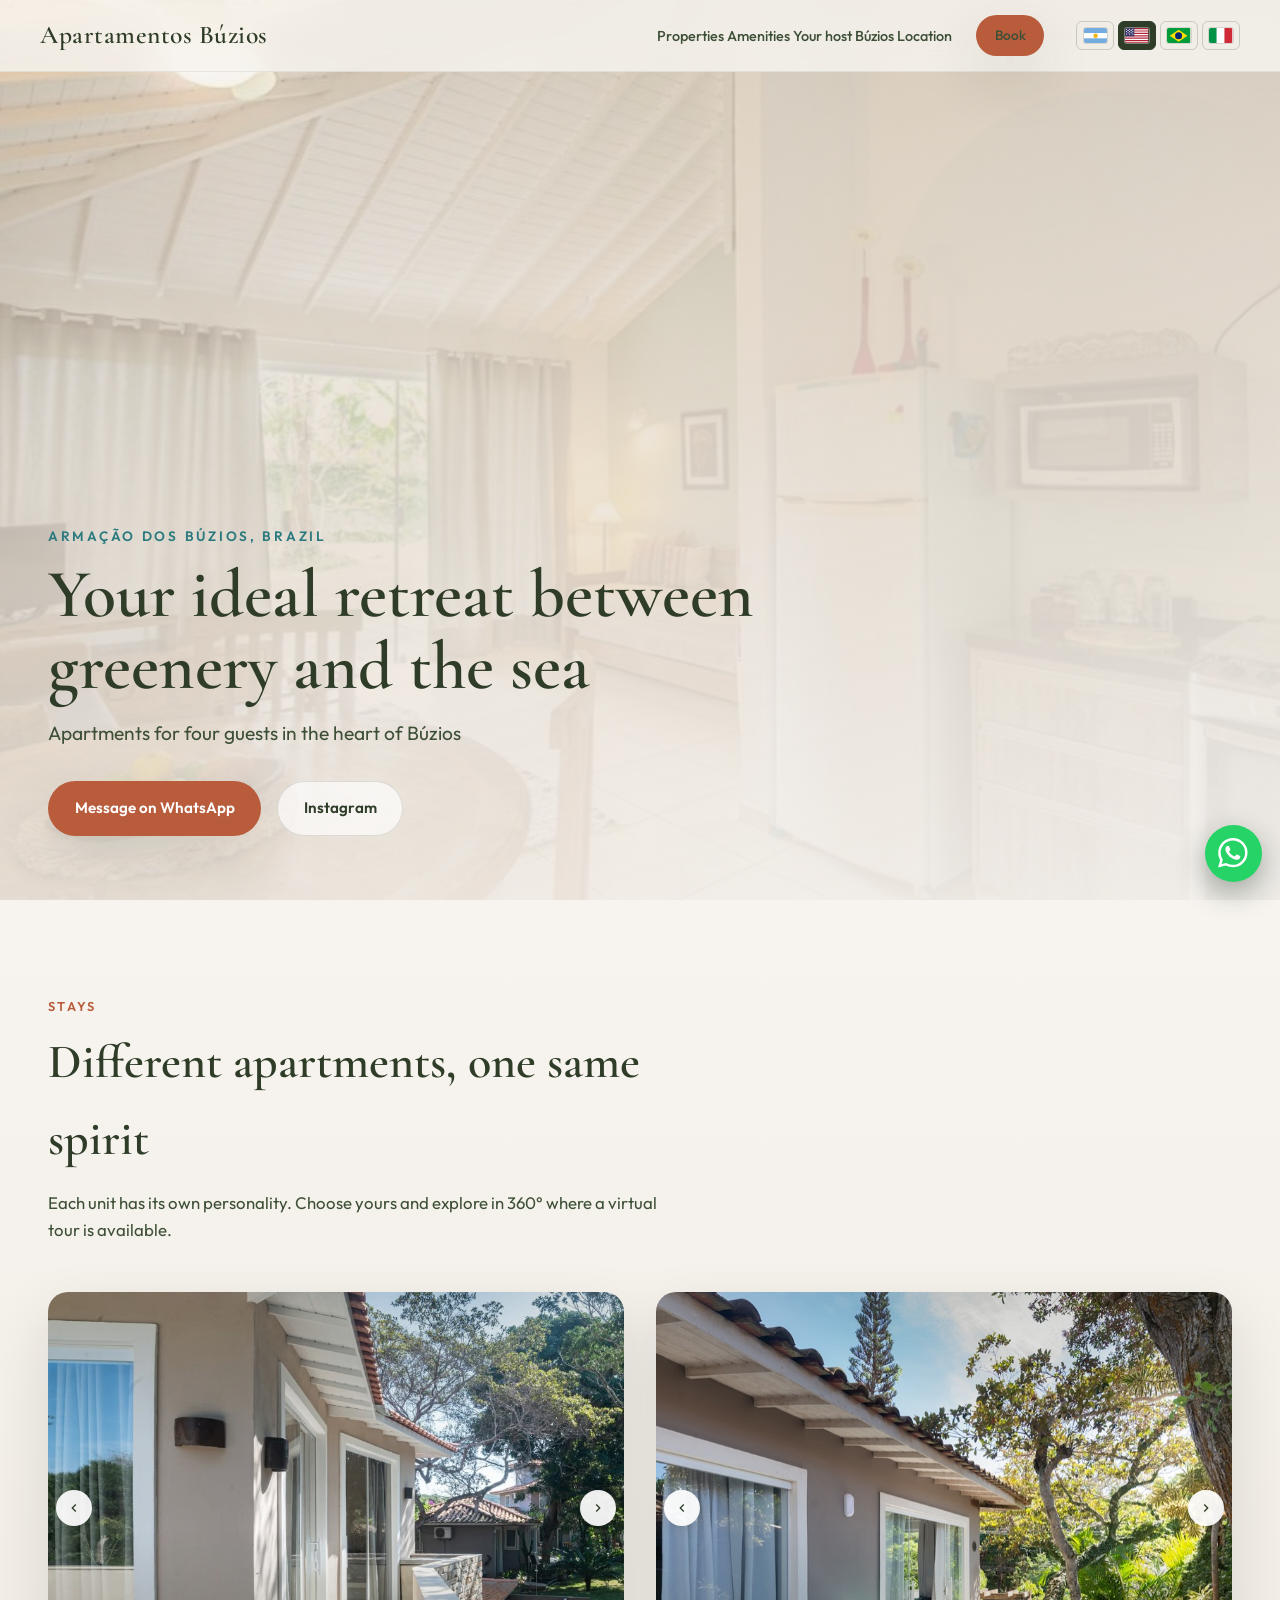
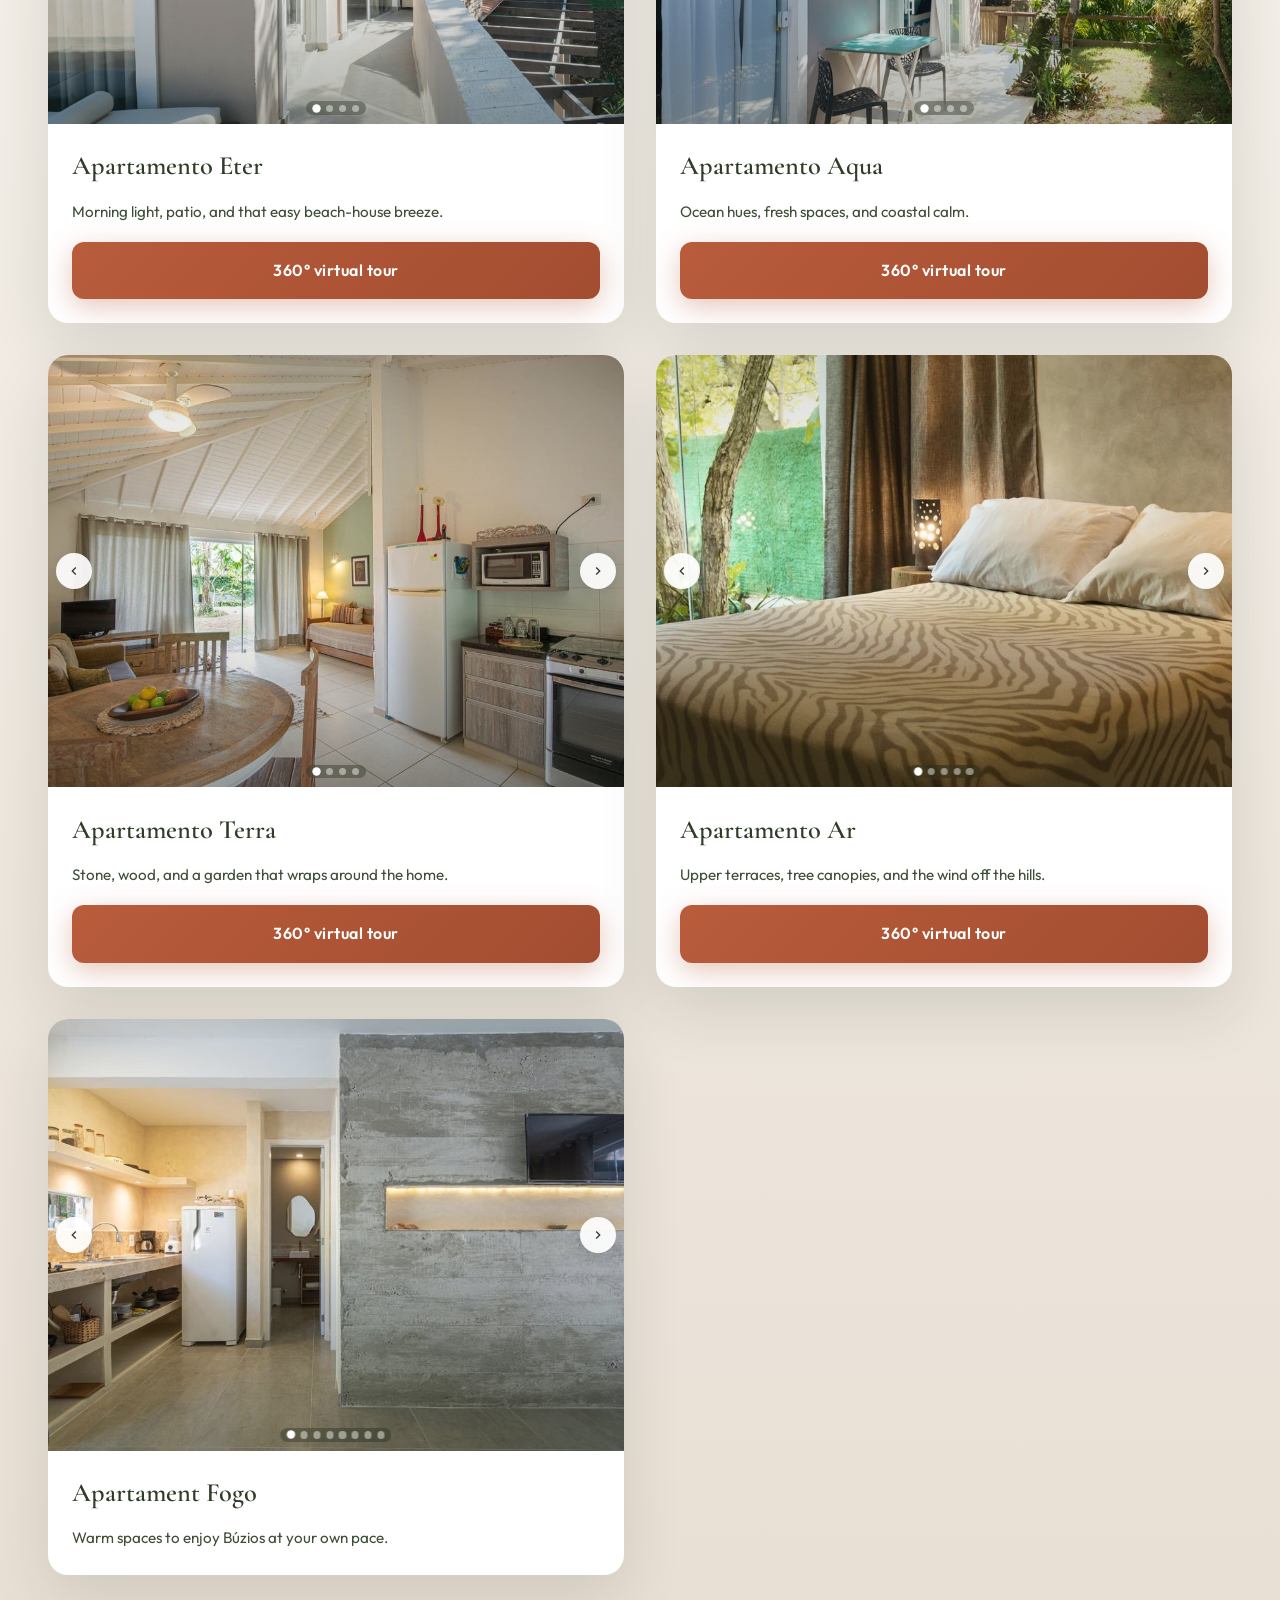
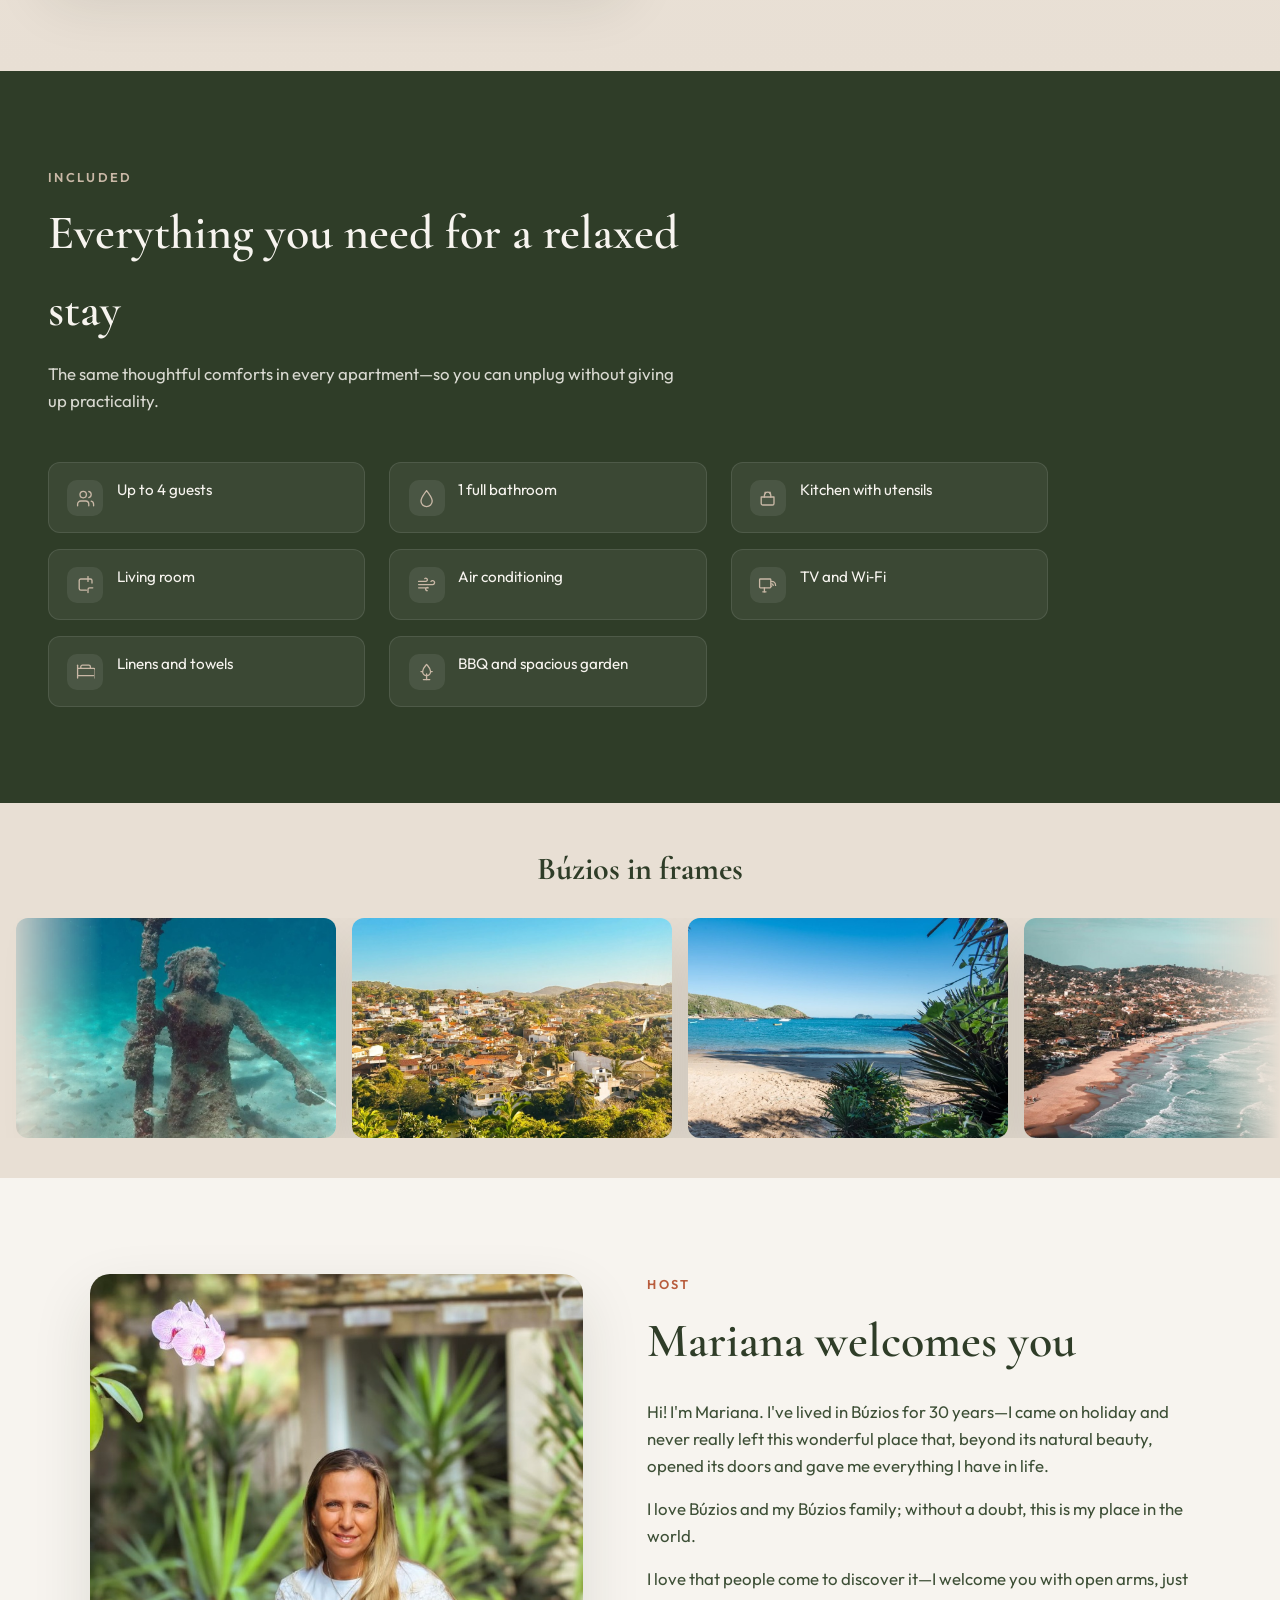
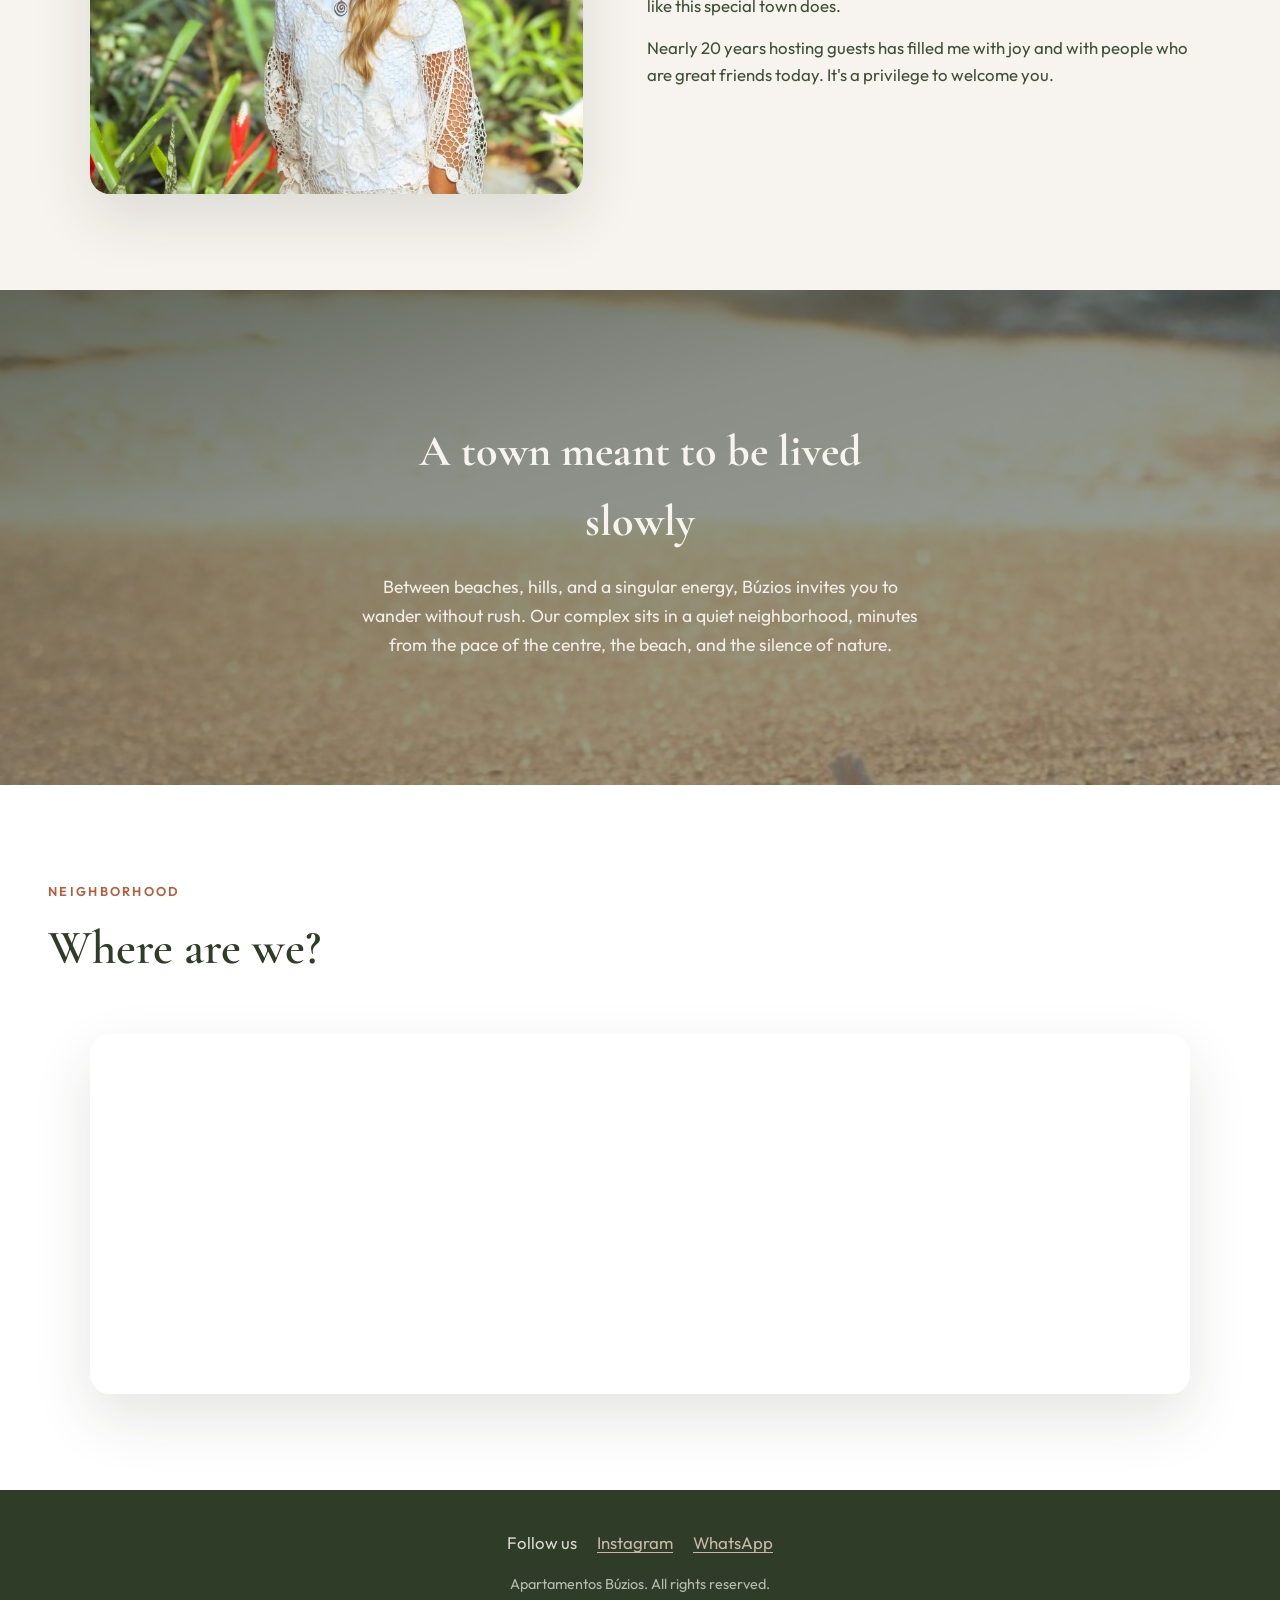
<file: index.html>
<!DOCTYPE html>
<html lang="es">
  <head>
    <meta charset="utf-8" />
    <meta name="viewport" content="width=device-width, initial-scale=1" />
    <meta
      name="description"
      content="Apartamentos em Búzios — cinco unidades para cuatro personas, naturaleza y confort moderno. Tours virtuales y contacto por WhatsApp."
    />
    <title>Apartamentos Búzios</title>
    <link rel="preconnect" href="https://fonts.googleapis.com" />
    <link rel="preconnect" href="https://fonts.gstatic.com" crossorigin />
    <link
      href="https://fonts.googleapis.com/css2?family=Cormorant+Garamond:ital,wght@0,500;0,600;1,500&family=Outfit:wght@400;500;600;700&display=swap"
      rel="stylesheet"
    />
    <link rel="stylesheet" href="css/style.css" />
  </head>
  <body>
    <a class="skip-link" href="#propiedades">Saltar a propiedades</a>

    <header class="site-header">
      <a class="brand" href="index.html" data-i18n="brand">Apartamentos Búzios</a>
      <nav class="nav-main" aria-label="Principal">
        <div class="nav-links">
          <a href="#propiedades" data-i18n="navProperties">Propiedades</a>
          <a href="#comodidades" data-i18n="navAmenities">Comodidades</a>
          <a href="#anfitriona" data-i18n="navHost">Anfitriona</a>
          <a href="#buzios" data-i18n="navBuzios">Búzios</a>
          <a href="#ubicacion" data-i18n="navLocation">Ubicación</a>
        </div>
        <a
          class="btn btn--primary"
          style="padding: 0.55rem 1.1rem; font-size: 0.85rem"
          href="https://api.whatsapp.com/message/VKOK6VFLB7H6F1?autoload=1&app_absent=0&utm_source=ig"
          target="_blank"
          rel="noopener noreferrer"
          data-i18n="navBook"
          >Reservar</a
        >
        <div class="lang-switcher" role="group" aria-label="Idioma">
          <button type="button" class="lang-btn" data-lang="es" aria-label="Español" title="Español">
            <svg class="lang-btn__flag" viewBox="0 0 21 14" aria-hidden="true" focusable="false" xmlns="http://www.w3.org/2000/svg">
              <rect width="21" height="4.67" fill="#74ACDF" />
              <rect y="4.67" width="21" height="4.67" fill="#fff" />
              <rect y="9.33" width="21" height="4.67" fill="#74ACDF" />
              <circle cx="10.5" cy="7" r="2" fill="#F6B40E" />
            </svg>
          </button>
          <button type="button" class="lang-btn" data-lang="en" aria-label="English" title="English">
            <svg class="lang-btn__flag" viewBox="0 0 21 14" aria-hidden="true" focusable="false" xmlns="http://www.w3.org/2000/svg">
              <rect width="21" height="14" fill="#B22234" />
              <path fill="#fff" d="M0 1.08h21v1.08H0zm0 2.16h21v1.08H0zm0 2.16h21v1.08H0zm0 2.16h21v1.08H0zm0 2.16h21v1.08H0zm0 2.16h21v1.08H0zm0 2.16h8.4v1.08H0z" />
              <rect width="8.4" height="7.56" fill="#3C3B6E" />
              <g fill="#fff">
                <circle cx="1.4" cy="1.08" r="0.5" />
                <circle cx="4.2" cy="1.08" r="0.5" />
                <circle cx="7" cy="1.08" r="0.5" />
                <circle cx="2.8" cy="2.16" r="0.5" />
                <circle cx="5.6" cy="2.16" r="0.5" />
                <circle cx="1.4" cy="3.24" r="0.5" />
                <circle cx="4.2" cy="3.24" r="0.5" />
                <circle cx="7" cy="3.24" r="0.5" />
                <circle cx="2.8" cy="4.32" r="0.5" />
                <circle cx="5.6" cy="4.32" r="0.5" />
                <circle cx="1.4" cy="5.4" r="0.5" />
                <circle cx="4.2" cy="5.4" r="0.5" />
                <circle cx="7" cy="5.4" r="0.5" />
              </g>
            </svg>
          </button>
          <button type="button" class="lang-btn" data-lang="pt" aria-label="Português" title="Português">
            <svg class="lang-btn__flag" viewBox="0 0 21 14" aria-hidden="true" focusable="false" xmlns="http://www.w3.org/2000/svg">
              <rect width="21" height="14" fill="#009C3B" />
              <path d="M10.5 1.5 18.5 7l-8 5.5-8-5.5z" fill="#FFDF00" />
              <circle cx="10.5" cy="7" r="3.2" fill="#002776" />
            </svg>
          </button>
          <button type="button" class="lang-btn" data-lang="it" aria-label="Italiano" title="Italiano">
            <svg class="lang-btn__flag" viewBox="0 0 21 14" aria-hidden="true" focusable="false" xmlns="http://www.w3.org/2000/svg">
              <rect width="7" height="14" fill="#009246" />
              <rect x="7" width="7" height="14" fill="#fff" />
              <rect x="14" width="7" height="14" fill="#CE2B37" />
            </svg>
          </button>
        </div>
      </nav>
    </header>

    <main>
      <section class="hero" aria-labelledby="hero-title">
        <div class="hero__layers" aria-hidden="true">
          <div class="parallax-layer hero__img-back"></div>
          <div class="parallax-layer hero__blob blob"></div>
          <div class="hero__gradient"></div>
        </div>
        <div class="hero__content">
          <p class="hero__kicker" data-i18n="heroKicker">Armação dos Búzios, Brasil</p>
          <h1 id="hero-title" class="hero__title" data-i18n="heroTitle">
            Tu refugio ideal entre el verde y el mar
          </h1>
          <p class="hero__subtitle" data-i18n="heroSubtitle">
            Apartamentos para cuatro personas en el corazón de Búzios
          </p>
          <div class="hero__actions">
            <a
              class="btn btn--primary"
              href="https://api.whatsapp.com/message/VKOK6VFLB7H6F1?autoload=1&app_absent=0&utm_source=ig"
              target="_blank"
              rel="noopener noreferrer"
              data-i18n="heroCta"
              >Consultar por WhatsApp</a
            >
            <a
              class="btn btn--ghost"
              href="https://www.instagram.com/apartamentosbuzios/"
              target="_blank"
              rel="noopener noreferrer"
              data-i18n="heroSecondary"
              >Instagram</a
            >
          </div>
        </div>
      </section>

      <section id="propiedades" class="section properties reveal">
        <header class="section__head">
          <p class="section__eyebrow" data-i18n="sectionPropertiesEyebrow">Estancias</p>
          <h2 class="section__title" data-i18n="sectionPropertiesTitle">
            Diferentes apartamentos, misma esencia
          </h2>
          <p class="section__lead" data-i18n="sectionPropertiesLead">
            Cada unidad tiene identidad propia. Elegí la tuya y recorré el espacio en 360° en las
            unidades con tour virtual.
          </p>
        </header>
        <div class="properties__grid">
          <article class="property-card">
            <div class="property-card__media">
              <div
                class="card-carousel"
                data-card-carousel
                style="--cc-n: 4"
                tabindex="0"
                role="region"
                aria-labelledby="property-title-eter"
              >
                <div class="card-carousel__viewport">
                  <div class="card-carousel__track">
                    <figure class="card-carousel__slide is-active">
                      <img src="assets/eter-hero.png" alt="" width="800" height="600" />
                    </figure>
                    <figure class="card-carousel__slide">
                      <img src="assets/eter-2.png" alt="" width="800" height="600" loading="lazy" />
                    </figure>
                    <figure class="card-carousel__slide">
                      <img src="assets/eter-3.png" alt="" width="800" height="600" loading="lazy" />
                    </figure>
                    <figure class="card-carousel__slide">
                      <img src="assets/eter-4.png" alt="" width="800" height="600" loading="lazy" />
                    </figure>
                  </div>
                </div>
                <div class="card-carousel__shade" aria-hidden="true"></div>
                <button
                  type="button"
                  class="card-carousel__nav card-carousel__nav--prev"
                  data-carousel-prev
                  data-i18n-aria="carouselPrev"
                  aria-label="Foto anterior"
                >
                  <svg viewBox="0 0 24 24" aria-hidden="true" focusable="false">
                    <path
                      fill="currentColor"
                      d="M15.41 7.41L14 6l-6 6 6 6 1.41-1.41L10.83 12z"
                    />
                  </svg>
                </button>
                <button
                  type="button"
                  class="card-carousel__nav card-carousel__nav--next"
                  data-carousel-next
                  data-i18n-aria="carouselNext"
                  aria-label="Foto siguiente"
                >
                  <svg viewBox="0 0 24 24" aria-hidden="true" focusable="false">
                    <path
                      fill="currentColor"
                      d="M10 6L8.59 7.41 13.17 12l-4.58 4.59L10 18l6-6z"
                    />
                  </svg>
                </button>
                <div class="card-carousel__dots" role="group" data-i18n-aria="carouselDotsGroup" aria-label="">
                  <button type="button" class="card-carousel__dot is-active" data-carousel-dot="0" aria-label="1 / 4" aria-current="true"></button>
                  <button type="button" class="card-carousel__dot" data-carousel-dot="1" aria-label="2 / 4"></button>
                  <button type="button" class="card-carousel__dot" data-carousel-dot="2" aria-label="3 / 4"></button>
                  <button type="button" class="card-carousel__dot" data-carousel-dot="3" aria-label="4 / 4"></button>
                </div>
              </div>
            </div>
            <div class="property-card__body">
              <h3 id="property-title-eter" class="property-card__name" data-i18n="cardEterName">
                Apartamento Eter
              </h3>
              <p class="property-card__tag" data-i18n="cardEterTag">
                Luz matutina, patio y aire de casa de playa.
              </p>
              <div class="property-card__actions">
                <a class="btn btn--tour" target="_blank" rel="noopener noreferrer" href="https://www.nuvola.services/vt/APARTAMENTO-ETER/" data-i18n="cardTour"
                  >Tour virtual 360°</a
                >
              </div>
            </div>
          </article>

          <article class="property-card">
            <div class="property-card__media">
              <div
                class="card-carousel"
                data-card-carousel
                style="--cc-n: 4"
                tabindex="0"
                role="region"
                aria-labelledby="property-title-aqua"
              >
                <div class="card-carousel__viewport">
                  <div class="card-carousel__track">
                    <figure class="card-carousel__slide is-active">
                      <img src="assets/aqua-hero.png" alt="" width="800" height="600" />
                    </figure>
                    <figure class="card-carousel__slide">
                      <img src="assets/aqua-2.png" alt="" width="800" height="600" loading="lazy" />
                    </figure>
                    <figure class="card-carousel__slide">
                      <img src="assets/aqua-3.png" alt="" width="800" height="600" loading="lazy" />
                    </figure>
                    <figure class="card-carousel__slide">
                      <img src="assets/aqua-4.png" alt="" width="800" height="600" loading="lazy" />
                    </figure>
                  </div>
                </div>
                <div class="card-carousel__shade" aria-hidden="true"></div>
                <button
                  type="button"
                  class="card-carousel__nav card-carousel__nav--prev"
                  data-carousel-prev
                  data-i18n-aria="carouselPrev"
                  aria-label="Foto anterior"
                >
                  <svg viewBox="0 0 24 24" aria-hidden="true" focusable="false">
                    <path fill="currentColor" d="M15.41 7.41L14 6l-6 6 6 6 1.41-1.41L10.83 12z" />
                  </svg>
                </button>
                <button
                  type="button"
                  class="card-carousel__nav card-carousel__nav--next"
                  data-carousel-next
                  data-i18n-aria="carouselNext"
                  aria-label="Foto siguiente"
                >
                  <svg viewBox="0 0 24 24" aria-hidden="true" focusable="false">
                    <path fill="currentColor" d="M10 6L8.59 7.41 13.17 12l-4.58 4.59L10 18l6-6z" />
                  </svg>
                </button>
                <div class="card-carousel__dots" role="group" data-i18n-aria="carouselDotsGroup" aria-label="">
                  <button type="button" class="card-carousel__dot is-active" data-carousel-dot="0" aria-label="1 / 4" aria-current="true"></button>
                  <button type="button" class="card-carousel__dot" data-carousel-dot="1" aria-label="2 / 4"></button>
                  <button type="button" class="card-carousel__dot" data-carousel-dot="2" aria-label="3 / 4"></button>
                  <button type="button" class="card-carousel__dot" data-carousel-dot="3" aria-label="4 / 4"></button>
                </div>
              </div>
            </div>
            <div class="property-card__body">
              <h3 id="property-title-aqua" class="property-card__name" data-i18n="cardAquaName">
                Apartamento Aqua
              </h3>
              <p class="property-card__tag" data-i18n="cardAquaTag">
                Tonos de mar, espacios frescos y calma costera.
              </p>
              <div class="property-card__actions">
                <a class="btn btn--tour" target="_blank" rel="noopener noreferrer" href="https://www.nuvola.services/vt/APARTAMENTO-AQUA/" data-i18n="cardTour"
                  >Tour virtual 360°</a
                >
              </div>
            </div>
          </article>

          <article class="property-card">
            <div class="property-card__media">
              <div
                class="card-carousel"
                data-card-carousel
                style="--cc-n: 4"
                tabindex="0"
                role="region"
                aria-labelledby="property-title-terra"
              >
                <div class="card-carousel__viewport">
                  <div class="card-carousel__track">
                    <figure class="card-carousel__slide is-active">
                      <img src="assets/terra-hero.png" alt="" width="800" height="600" />
                    </figure>
                    <figure class="card-carousel__slide">
                      <img src="assets/terra-2.png" alt="" width="800" height="600" loading="lazy" />
                    </figure>
                    <figure class="card-carousel__slide">
                      <img src="assets/terra-3.png" alt="" width="800" height="600" loading="lazy" />
                    </figure>
                    <figure class="card-carousel__slide">
                      <img src="assets/terra-4.png" alt="" width="800" height="600" loading="lazy" />
                    </figure>
                  </div>
                </div>
                <div class="card-carousel__shade" aria-hidden="true"></div>
                <button
                  type="button"
                  class="card-carousel__nav card-carousel__nav--prev"
                  data-carousel-prev
                  data-i18n-aria="carouselPrev"
                  aria-label="Foto anterior"
                >
                  <svg viewBox="0 0 24 24" aria-hidden="true" focusable="false">
                    <path fill="currentColor" d="M15.41 7.41L14 6l-6 6 6 6 1.41-1.41L10.83 12z" />
                  </svg>
                </button>
                <button
                  type="button"
                  class="card-carousel__nav card-carousel__nav--next"
                  data-carousel-next
                  data-i18n-aria="carouselNext"
                  aria-label="Foto siguiente"
                >
                  <svg viewBox="0 0 24 24" aria-hidden="true" focusable="false">
                    <path fill="currentColor" d="M10 6L8.59 7.41 13.17 12l-4.58 4.59L10 18l6-6z" />
                  </svg>
                </button>
                <div class="card-carousel__dots" role="group" data-i18n-aria="carouselDotsGroup" aria-label="">
                  <button type="button" class="card-carousel__dot is-active" data-carousel-dot="0" aria-label="1 / 4" aria-current="true"></button>
                  <button type="button" class="card-carousel__dot" data-carousel-dot="1" aria-label="2 / 4"></button>
                  <button type="button" class="card-carousel__dot" data-carousel-dot="2" aria-label="3 / 4"></button>
                  <button type="button" class="card-carousel__dot" data-carousel-dot="3" aria-label="4 / 4"></button>
                </div>
              </div>
            </div>
            <div class="property-card__body">
              <h3 id="property-title-terra" class="property-card__name" data-i18n="cardTerraName">
                Apartamento Terra
              </h3>
              <p class="property-card__tag" data-i18n="cardTerraTag">
                Piedra, madera y jardín que abraza la casa.
              </p>
              <div class="property-card__actions">
                <a class="btn btn--tour" target="_blank" rel="noopener noreferrer" href="https://www.nuvola.services/vt/APARTAMENTO-TERRA/" data-i18n="cardTour"
                  >Tour virtual 360°</a
                >
              </div>
            </div>
          </article>

          <article class="property-card">
            <div class="property-card__media">
              <div
                class="card-carousel"
                data-card-carousel
                style="--cc-n: 5"
                tabindex="0"
                role="region"
                aria-labelledby="property-title-ar"
              >
                <div class="card-carousel__viewport">
                  <div class="card-carousel__track">
                    <figure class="card-carousel__slide is-active">
                      <img src="assets/ar-5.png" alt="" width="800" height="600" />
                    </figure>
                    <figure class="card-carousel__slide">
                      <img src="assets/ar-hero.png" alt="" width="800" height="600" loading="lazy" />
                    </figure>
                    <figure class="card-carousel__slide">
                      <img src="assets/ar-2.png" alt="" width="800" height="600" loading="lazy" />
                    </figure>
                    <figure class="card-carousel__slide">
                      <img src="assets/ar-3.png" alt="" width="800" height="600" loading="lazy" />
                    </figure>
                    <figure class="card-carousel__slide">
                      <img src="assets/ar-4.png" alt="" width="800" height="600" loading="lazy" />
                    </figure>
                  </div>
                </div>
                <div class="card-carousel__shade" aria-hidden="true"></div>
                <button
                  type="button"
                  class="card-carousel__nav card-carousel__nav--prev"
                  data-carousel-prev
                  data-i18n-aria="carouselPrev"
                  aria-label="Foto anterior"
                >
                  <svg viewBox="0 0 24 24" aria-hidden="true" focusable="false">
                    <path fill="currentColor" d="M15.41 7.41L14 6l-6 6 6 6 1.41-1.41L10.83 12z" />
                  </svg>
                </button>
                <button
                  type="button"
                  class="card-carousel__nav card-carousel__nav--next"
                  data-carousel-next
                  data-i18n-aria="carouselNext"
                  aria-label="Foto siguiente"
                >
                  <svg viewBox="0 0 24 24" aria-hidden="true" focusable="false">
                    <path fill="currentColor" d="M10 6L8.59 7.41 13.17 12l-4.58 4.59L10 18l6-6z" />
                  </svg>
                </button>
                <div class="card-carousel__dots" role="group" data-i18n-aria="carouselDotsGroup" aria-label="">
                  <button type="button" class="card-carousel__dot is-active" data-carousel-dot="0" aria-label="1 / 5" aria-current="true"></button>
                  <button type="button" class="card-carousel__dot" data-carousel-dot="1" aria-label="2 / 5"></button>
                  <button type="button" class="card-carousel__dot" data-carousel-dot="2" aria-label="3 / 5"></button>
                  <button type="button" class="card-carousel__dot" data-carousel-dot="3" aria-label="4 / 5"></button>
                  <button type="button" class="card-carousel__dot" data-carousel-dot="4" aria-label="5 / 5"></button>
                </div>
              </div>
            </div>
            <div class="property-card__body">
              <h3 id="property-title-ar" class="property-card__name" data-i18n="cardArName">
                Apartamento Ar
              </h3>
              <p class="property-card__tag" data-i18n="cardArTag">
                Terrazas altas, brisa y copas de árboles alrededor.
              </p>
              <div class="property-card__actions">
                <a class="btn btn--tour" target="_blank" rel="noopener noreferrer" href="https://www.nuvola.services/vt/APARTAMENTO-AR/" data-i18n="cardTour"
                  >Tour virtual 360°</a
                >
              </div>
            </div>
          </article>

          <article class="property-card">
            <div class="property-card__media">
              <div
                class="card-carousel"
                data-card-carousel
                style="--cc-n: 8"
                tabindex="0"
                role="region"
                aria-labelledby="property-title-fogo"
              >
                <div class="card-carousel__viewport">
                  <div class="card-carousel__track">
                    <figure class="card-carousel__slide is-active">
                      <img src="assets/fogo-02.png" alt="" width="800" height="600" />
                    </figure>
                    <figure class="card-carousel__slide">
                      <img src="assets/fogo-03.png" alt="" width="800" height="600" loading="lazy" />
                    </figure>
                    <figure class="card-carousel__slide">
                      <img src="assets/fogo-04.png" alt="" width="800" height="600" loading="lazy" />
                    </figure>
                    <figure class="card-carousel__slide">
                      <img src="assets/fogo-05.png" alt="" width="800" height="600" loading="lazy" />
                    </figure>
                    <figure class="card-carousel__slide">
                      <img src="assets/fogo-06.png" alt="" width="800" height="600" loading="lazy" />
                    </figure>
                    <figure class="card-carousel__slide">
                      <img src="assets/fogo-07.png" alt="" width="800" height="600" loading="lazy" />
                    </figure>
                    <figure class="card-carousel__slide">
                      <img src="assets/fogo-08.png" alt="" width="800" height="600" loading="lazy" />
                    </figure>
                    <figure class="card-carousel__slide">
                      <img src="assets/fogo-01.png" alt="" width="800" height="600" loading="lazy" />
                    </figure>
                  </div>
                </div>
                <div class="card-carousel__shade" aria-hidden="true"></div>
                <button
                  type="button"
                  class="card-carousel__nav card-carousel__nav--prev"
                  data-carousel-prev
                  data-i18n-aria="carouselPrev"
                  aria-label="Foto anterior"
                >
                  <svg viewBox="0 0 24 24" aria-hidden="true" focusable="false">
                    <path fill="currentColor" d="M15.41 7.41L14 6l-6 6 6 6 1.41-1.41L10.83 12z" />
                  </svg>
                </button>
                <button
                  type="button"
                  class="card-carousel__nav card-carousel__nav--next"
                  data-carousel-next
                  data-i18n-aria="carouselNext"
                  aria-label="Foto siguiente"
                >
                  <svg viewBox="0 0 24 24" aria-hidden="true" focusable="false">
                    <path fill="currentColor" d="M10 6L8.59 7.41 13.17 12l-4.58 4.59L10 18l6-6z" />
                  </svg>
                </button>
                <div class="card-carousel__dots" role="group" data-i18n-aria="carouselDotsGroup" aria-label="">
                  <button type="button" class="card-carousel__dot is-active" data-carousel-dot="0" aria-label="1 / 8" aria-current="true"></button>
                  <button type="button" class="card-carousel__dot" data-carousel-dot="1" aria-label="2 / 8"></button>
                  <button type="button" class="card-carousel__dot" data-carousel-dot="2" aria-label="3 / 8"></button>
                  <button type="button" class="card-carousel__dot" data-carousel-dot="3" aria-label="4 / 8"></button>
                  <button type="button" class="card-carousel__dot" data-carousel-dot="4" aria-label="5 / 8"></button>
                  <button type="button" class="card-carousel__dot" data-carousel-dot="5" aria-label="6 / 8"></button>
                  <button type="button" class="card-carousel__dot" data-carousel-dot="6" aria-label="7 / 8"></button>
                  <button type="button" class="card-carousel__dot" data-carousel-dot="7" aria-label="8 / 8"></button>
                </div>
              </div>
            </div>
            <div class="property-card__body">
              <h3 id="property-title-fogo" class="property-card__name" data-i18n="cardFogoName">
                Apartament Fogo
              </h3>
              <p class="property-card__tag" data-i18n="cardFogoTag">
                Espacios cálidos para vivir Búzios a tu ritmo.
              </p>
            </div>
          </article>
        </div>
      </section>

      <section id="comodidades" class="section amenities reveal">
        <header class="section__head">
          <p class="section__eyebrow" data-i18n="sectionAmenitiesEyebrow">Incluido</p>
          <h2 class="section__title" data-i18n="sectionAmenitiesTitle">
            Todo lo esencial para una estadía cómoda
          </h2>
          <p class="section__lead" data-i18n="sectionAmenitiesLead">
            Mismas comodidades en cada apartamento, pensadas para desconectar sin renunciar a lo
            práctico.
          </p>
        </header>
        <ul class="amenities__list" id="amenitiesList"></ul>
      </section>

      <section class="moments" aria-hidden="false">
        <div class="moments__inner">
          <h2 class="moments__title" data-i18n="momentsTitle">Búzios en imágenes</h2>
          <div class="moments__track-wrap">
            <div class="moments-track">
              <div class="moments-track__half">
                <div class="moments-track__item">
                  <img src="assets/moment-ocean-1.png" alt="" loading="lazy" />
                </div>
                <div class="moments-track__item">
                  <img src="assets/moment-town.png" alt="" loading="lazy" />
                </div>
                <div class="moments-track__item">
                  <img src="assets/moment-beach.png" alt="" loading="lazy" />
                </div>
                <div class="moments-track__item">
                  <img src="assets/moment-geriba.png" alt="" loading="lazy" />
                </div>
                <div class="moments-track__item">
                  <img src="assets/moment-ocean-2.png" alt="" loading="lazy" />
                </div>
                <div class="moments-track__item">
                  <img src="assets/moment-shell.png" alt="" loading="lazy" />
                </div>
                <div class="moments-track__item">
                  <img src="assets/mariana-nonna.png" alt="" loading="lazy" />
                </div>
                <div class="moments-track__item">
                  <img src="assets/eter-hero.png" alt="" loading="lazy" />
                </div>
                <div class="moments-track__item">
                  <img src="assets/ar-hero.png" alt="" loading="lazy" />
                </div>
              </div>
              <div class="moments-track__half" aria-hidden="true">
                <div class="moments-track__item">
                  <img src="assets/moment-ocean-1.png" alt="" loading="lazy" />
                </div>
                <div class="moments-track__item">
                  <img src="assets/moment-town.png" alt="" loading="lazy" />
                </div>
                <div class="moments-track__item">
                  <img src="assets/moment-beach.png" alt="" loading="lazy" />
                </div>
                <div class="moments-track__item">
                  <img src="assets/moment-geriba.png" alt="" loading="lazy" />
                </div>
                <div class="moments-track__item">
                  <img src="assets/moment-ocean-2.png" alt="" loading="lazy" />
                </div>
                <div class="moments-track__item">
                  <img src="assets/moment-shell.png" alt="" loading="lazy" />
                </div>
                <div class="moments-track__item">
                  <img src="assets/mariana-nonna.png" alt="" loading="lazy" />
                </div>
                <div class="moments-track__item">
                  <img src="assets/eter-hero.png" alt="" loading="lazy" />
                </div>
                <div class="moments-track__item">
                  <img src="assets/ar-hero.png" alt="" loading="lazy" />
                </div>
              </div>
            </div>
          </div>
        </div>
      </section>

      <section id="anfitriona" class="section host reveal">
        <div class="host__layout">
          <div class="host__photos">
            <figure>
              <img
                src="assets/mariana-portrait.png"
                alt="Mariana, anfitriona"
                width="900"
                height="600"
                loading="lazy"
              />
            </figure>
          </div>
          <div class="host__text">
            <header class="section__head">
              <p class="section__eyebrow" data-i18n="sectionHostEyebrow">Anfitriona</p>
              <h2 class="section__title" data-i18n="sectionHostTitle">Mariana te recibe</h2>
            </header>
            <div class="host__bio" id="hostBio"></div>
          </div>
        </div>
      </section>

      <section id="buzios" class="buzios-band reveal" aria-labelledby="buzios-title">
        <div class="buzios-band__bg parallax-layer" aria-hidden="true"></div>
        <div class="buzios-band__overlay" aria-hidden="true"></div>
        <div class="buzios-band__content">
          <h2 id="buzios-title" data-i18n="buziosTitle">Un pueblo que se vive despacio</h2>
          <p data-i18n="buziosText">
            Entre playas, colinas y una energía única, Búzios invita a caminar sin prisa. Nuestro
            complejo está en un barrio tranquilo, a pocos minutos del ritmo del centro, de la playa y
            del silencio de la naturaleza.
          </p>
        </div>
      </section>

      <section id="ubicacion" class="section location reveal">
        <header class="section__head">
          <p class="section__eyebrow" data-i18n="sectionLocationEyebrow">Barrio</p>
          <h2 class="section__title" data-i18n="sectionLocationTitle">¿Dónde estamos?</h2>
        </header>
        <div class="location__map-wrap">
          <a
            id="mapLink"
            class="location__map-link"
            href="https://maps.app.goo.gl/TqTyCGyZawfFK2uf8"
            target="_blank"
            rel="noopener noreferrer"
            data-i18n-aria="mapLinkAria"
            aria-label="Abrir ubicación en Google Maps"
          >
            <iframe
              id="mapFrame"
              title="Mapa — Búzios"
              loading="lazy"
              referrerpolicy="no-referrer-when-downgrade"
              src="about:blank"
            ></iframe>
          </a>
        </div>
      </section>
    </main>

    <a
      class="wa-fab"
      href="https://api.whatsapp.com/message/VKOK6VFLB7H6F1?autoload=1&app_absent=0&utm_source=ig"
      target="_blank"
      rel="noopener noreferrer"
      aria-label="Escribinos por WhatsApp"
    >
      <svg class="wa-fab__icon" viewBox="0 0 24 24" aria-hidden="true" focusable="false">
        <path
          fill="currentColor"
          d="M17.472 14.382c-.297-.149-1.758-.867-2.03-.967-.273-.099-.471-.148-.67.15-.197.297-.767.966-.94 1.164-.173.199-.347.223-.644.075-.297-.15-1.255-.463-2.39-1.475-.883-.788-1.48-1.761-1.653-2.059-.173-.297-.018-.458.13-.606.134-.133.298-.347.446-.52.149-.174.198-.298.298-.497.099-.198.05-.371-.025-.52-.075-.149-.669-1.612-.916-2.207-.242-.579-.487-.5-.669-.51-.173-.008-.371-.01-.57-.01-.198 0-.52.074-.792.372-.272.297-1.04 1.016-1.04 2.479 0 1.462 1.065 2.875 1.213 3.074.149.198 2.096 3.2 5.077 4.487.709.306 1.262.489 1.694.625.712.227 1.36.195 1.871.118.571-.085 1.758-.719 2.006-1.413.248-.694.248-1.289.173-1.413-.074-.124-.272-.198-.57-.347m-5.421 7.403h-.004a9.87 9.87 0 01-5.031-1.378l-.361-.214-3.741.982.998-3.648-.235-.374a9.86 9.86 0 01-1.51-5.26c.001-5.45 4.436-9.884 9.888-9.884 2.64 0 5.122 1.03 6.988 2.898a9.825 9.825 0 012.893 6.994c-.003 5.45-4.435 9.884-9.885 9.884m8.413-18.297A11.815 11.815 0 0012.05 0C5.495 0 .16 5.335.157 11.892c0 2.096.547 4.142 1.588 5.945L.057 24l6.305-1.654a11.882 11.882 0 005.683 1.448h.005c6.554 0 11.89-5.335 11.893-11.893a11.821 11.821 0 00-3.48-8.413z"
        />
      </svg>
    </a>

    <footer class="site-footer">
      <div class="footer__links">
        <span data-i18n="footerFollow">Seguinos</span>
        <a
          href="https://www.instagram.com/apartamentosbuzios/"
          target="_blank"
          rel="noopener noreferrer"
          >Instagram</a
        >
        <a
          href="https://api.whatsapp.com/message/VKOK6VFLB7H6F1?autoload=1&app_absent=0&utm_source=ig"
          target="_blank"
          rel="noopener noreferrer"
          >WhatsApp</a
        >
      </div>
      <p class="footer__copy" data-i18n="footerRights">
        Apartamentos Búzios. Todos los derechos reservados.
      </p>
    </footer>

    <script src="js/app.js" defer></script>
  </body>
</html>
</file>
<file: css/style.css>
/* Apartamentos Búzios — nature + modernity */
:root {
  --sand: #e8dfd4;
  --sand-deep: #c9b8a6;
  --forest: #2f3d28;
  --forest-soft: #3d4f36;
  --mist: #f7f4ef;
  --white: #ffffff;
  --terra-cotta: #b85c3c;
  --terra-cotta-hover: #9d4e32;
  --aqua-accent: #2a7a7e;
  --shadow: 0 24px 60px rgba(30, 38, 24, 0.12);
  --radius-lg: 20px;
  --radius-md: 12px;
  --font-display: "Cormorant Garamond", Georgia, serif;
  --font-body: "Outfit", system-ui, sans-serif;
  --header-h: 72px;
}

*,
*::before,
*::after {
  box-sizing: border-box;
}

html {
  scroll-behavior: smooth;
}

@media (prefers-reduced-motion: reduce) {
  html {
    scroll-behavior: auto;
  }

  .parallax-layer,
  .reveal,
  .blob,
  .moments-track {
    transform: none !important;
    transition: none !important;
    animation: none !important;
  }
}

body {
  margin: 0;
  font-family: var(--font-body);
  font-size: 1.05rem;
  line-height: 1.6;
  color: var(--forest);
  background: var(--mist);
  overflow-x: hidden;
}

img {
  max-width: 100%;
  height: auto;
  display: block;
}

a {
  color: var(--aqua-accent);
  text-decoration-thickness: 1px;
  text-underline-offset: 3px;
}

a:hover {
  color: var(--terra-cotta);
}

.skip-link {
  position: absolute;
  left: -999px;
  top: 0;
  background: var(--forest);
  color: var(--white);
  padding: 0.75rem 1rem;
  z-index: 9999;
}

.skip-link:focus {
  left: 1rem;
  top: 1rem;
}

.site-header {
  position: fixed;
  top: 0;
  left: 0;
  right: 0;
  height: var(--header-h);
  z-index: 100;
  display: flex;
  align-items: center;
  justify-content: space-between;
  padding: 0 clamp(1rem, 4vw, 2.5rem);
  background: rgba(247, 244, 239, 0.82);
  backdrop-filter: blur(14px);
  border-bottom: 1px solid rgba(47, 61, 40, 0.08);
  transition: background 0.3s ease;
}

.site-header.is-scrolled {
  background: rgba(247, 244, 239, 0.95);
}

.brand {
  font-family: var(--font-display);
  font-size: clamp(1.25rem, 2.5vw, 1.6rem);
  font-weight: 600;
  letter-spacing: 0.02em;
  color: var(--forest);
  text-decoration: none;
}

.brand:hover {
  color: var(--terra-cotta);
}

.nav-main {
  display: flex;
  align-items: center;
  gap: clamp(0.5rem, 2vw, 1.5rem);
}

.nav-main a:not(.lang-btn) {
  font-size: 0.9rem;
  font-weight: 500;
  color: var(--forest-soft);
  text-decoration: none;
}

.nav-main a:not(.lang-btn):hover {
  color: var(--terra-cotta);
}

@media (max-width: 900px) {
  .nav-links {
    display: none;
  }
}

@media (max-width: 520px) {
  .site-header {
    flex-wrap: wrap;
    height: auto;
    min-height: var(--header-h);
    padding-top: 0.65rem;
    padding-bottom: 0.65rem;
    gap: 0.5rem;
  }

  .nav-main {
    width: 100%;
    justify-content: space-between;
  }
}

.lang-switcher {
  display: flex;
  gap: 0.25rem;
  margin-left: 0.5rem;
}

.lang-btn {
  display: inline-flex;
  align-items: center;
  justify-content: center;
  padding: 0.28rem 0.4rem;
  min-width: 2.1rem;
  height: 1.85rem;
  border: 1px solid rgba(47, 61, 40, 0.2);
  border-radius: 6px;
  background: transparent;
  color: var(--forest-soft);
  cursor: pointer;
  font-family: var(--font-body);
  line-height: 0;
}

.lang-btn__flag {
  width: 1.45rem;
  height: 0.97rem;
  display: block;
  border-radius: 2px;
  box-shadow: 0 0 0 1px rgba(30, 38, 24, 0.12);
}

.lang-btn:hover,
.lang-btn.is-active {
  background: var(--forest);
  color: var(--mist);
  border-color: var(--forest);
}

.lang-btn:hover .lang-btn__flag,
.lang-btn.is-active .lang-btn__flag {
  box-shadow: 0 0 0 1px rgba(255, 255, 255, 0.35);
}

/* Hero */
.hero {
  position: relative;
  min-height: 100vh;
  display: flex;
  align-items: flex-end;
  padding: calc(var(--header-h) + 2rem) clamp(1rem, 4vw, 3rem) 4rem;
  isolation: isolate;
}

.hero__layers {
  position: absolute;
  inset: 0;
  z-index: -1;
  overflow: hidden;
}

.hero__gradient {
  position: absolute;
  inset: 0;
  background: linear-gradient(
    165deg,
    rgba(247, 244, 239, 0.3) 0%,
    rgba(232, 223, 212, 0.85) 45%,
    rgba(247, 244, 239, 0.95) 100%
  );
  z-index: 2;
}

.parallax-layer {
  position: absolute;
  will-change: transform;
}

.hero__img-back {
  inset: -8%;
  background-image: url("../assets/terra-hero.png");
  background-size: cover;
  background-position: center 30%;
  z-index: 0;
}

.hero__blob {
  width: min(90vw, 520px);
  height: min(90vw, 520px);
  border-radius: 42% 58% 60% 40% / 45% 35% 65% 55%;
  background: radial-gradient(
    circle at 30% 30%,
    rgba(42, 122, 126, 0.15),
    transparent 55%
  ),
    radial-gradient(circle at 70% 60%, rgba(184, 92, 60, 0.12), transparent 50%);
  filter: blur(0px);
  opacity: 0.9;
  top: 10%;
  right: -10%;
  z-index: 1;
  animation: blob-morph 18s ease-in-out infinite alternate;
}

@keyframes blob-morph {
  0% {
    border-radius: 42% 58% 60% 40% / 45% 35% 65% 55%;
    transform: rotate(0deg);
  }
  100% {
    border-radius: 58% 42% 40% 60% / 55% 65% 35% 45%;
    transform: rotate(8deg);
  }
}

.hero__content {
  max-width: 720px;
}

.hero__kicker {
  font-size: 0.85rem;
  font-weight: 600;
  letter-spacing: 0.2em;
  text-transform: uppercase;
  color: var(--aqua-accent);
  margin-bottom: 0.75rem;
}

.hero__title {
  font-family: var(--font-display);
  font-size: clamp(2.6rem, 7vw, 4.25rem);
  font-weight: 600;
  line-height: 1.05;
  color: var(--forest);
  margin: 0 0 1rem;
}

.hero__subtitle {
  font-size: clamp(1rem, 2.2vw, 1.2rem);
  max-width: 36ch;
  margin: 0 0 2rem;
  color: var(--forest-soft);
}

.hero__actions {
  display: flex;
  flex-wrap: wrap;
  gap: 1rem;
  align-items: center;
}

.btn {
  display: inline-flex;
  align-items: center;
  justify-content: center;
  gap: 0.5rem;
  font-family: var(--font-body);
  font-weight: 600;
  font-size: 0.95rem;
  padding: 0.9rem 1.6rem;
  border-radius: 999px;
  border: none;
  cursor: pointer;
  text-decoration: none;
  transition: transform 0.2s ease, background 0.2s ease, box-shadow 0.2s ease;
}

.btn:active {
  transform: scale(0.98);
}

.btn--primary {
  background: var(--terra-cotta);
  color: var(--white);
  border: 1px solid transparent;
  box-shadow: var(--shadow);
}

.btn--primary:hover {
  background: var(--white);
  color: var(--forest);
  border-color: rgba(47, 61, 40, 0.12);
}

.btn--primary:focus-visible {
  outline: 2px solid var(--terra-cotta);
  outline-offset: 3px;
}

.btn--ghost {
  background: rgba(255, 255, 255, 0.65);
  color: var(--forest);
  border: 1px solid rgba(47, 61, 40, 0.15);
}

.btn--ghost:hover {
  background: var(--white);
}

/* Section shells */
.section {
  padding: clamp(3rem, 8vw, 6rem) clamp(1rem, 4vw, 3rem);
}

.section__head {
  max-width: 640px;
  margin-bottom: clamp(2rem, 5vw, 3rem);
}

.section__eyebrow {
  font-size: 0.8rem;
  font-weight: 600;
  letter-spacing: 0.18em;
  text-transform: uppercase;
  color: var(--terra-cotta);
  margin: 0 0 0.5rem;
}

.section__title {
  font-family: var(--font-display);
  font-size: clamp(2rem, 4.5vw, 3rem);
  font-weight: 600;
  margin: 0 0 0.75rem;
  color: var(--forest);
}

.section__lead {
  margin: 0;
  color: var(--forest-soft);
  font-size: 1.05rem;
}

/* Properties grid */
.properties {
  background: linear-gradient(180deg, var(--mist) 0%, var(--sand) 100%);
}

.properties__grid {
  display: grid;
  grid-template-columns: repeat(2, 1fr);
  gap: clamp(1.25rem, 3vw, 2rem);
  max-width: 1200px;
  margin: 0 auto;
}

@media (max-width: 768px) {
  .properties__grid {
    grid-template-columns: 1fr;
  }
}

.property-card {
  background: var(--white);
  border-radius: var(--radius-lg);
  overflow: hidden;
  box-shadow: var(--shadow);
  display: flex;
  flex-direction: column;
  transition: transform 0.35s ease, box-shadow 0.35s ease;
}

.property-card:hover {
  transform: translateY(-6px);
  box-shadow: 0 32px 70px rgba(30, 38, 24, 0.16);
}

.property-card__media {
  position: relative;
  aspect-ratio: 4 / 3;
  overflow: hidden;
}

/* Mini carousel inside property card */
.card-carousel {
  --cc-n: 4;
  position: relative;
  width: 100%;
  height: 100%;
  min-height: 0;
}

.card-carousel:focus-visible {
  outline: 2px solid var(--terra-cotta);
  outline-offset: 2px;
}

.card-carousel__viewport {
  position: relative;
  width: 100%;
  height: 100%;
  overflow: hidden;
  border-radius: 0;
}

.card-carousel__track {
  display: flex;
  height: 100%;
  width: calc(var(--cc-n) * 100%);
  transition: transform 0.45s cubic-bezier(0.33, 1, 0.68, 1);
  will-change: transform;
}

@media (prefers-reduced-motion: reduce) {
  .card-carousel__track {
    transition: none;
  }
}

.card-carousel__slide {
  position: relative;
  flex: 0 0 calc(100% / var(--cc-n));
  height: 100%;
  margin: 0;
}

.card-carousel__slide img {
  width: 100%;
  height: 100%;
  object-fit: cover;
  display: block;
  transition: transform 0.55s ease;
}

.property-card:hover .card-carousel__slide.is-active img {
  transform: scale(1.03);
}

.card-carousel__shade {
  pointer-events: none;
  position: absolute;
  inset: 0;
  background: linear-gradient(
    180deg,
    rgba(30, 38, 24, 0.15) 0%,
    transparent 35%,
    transparent 55%,
    rgba(30, 38, 24, 0.35) 100%
  );
  z-index: 1;
}

.card-carousel__nav {
  position: absolute;
  top: 50%;
  transform: translateY(-50%);
  z-index: 2;
  width: 2.25rem;
  height: 2.25rem;
  border: none;
  border-radius: 50%;
  background: rgba(255, 255, 255, 0.92);
  color: var(--forest);
  cursor: pointer;
  display: flex;
  align-items: center;
  justify-content: center;
  box-shadow: 0 4px 14px rgba(30, 38, 24, 0.12);
  transition: background 0.2s ease, transform 0.2s ease;
}

.card-carousel__nav:hover {
  background: var(--white);
  transform: translateY(-50%) scale(1.06);
}

.card-carousel__nav--prev {
  left: 0.5rem;
}

.card-carousel__nav--next {
  right: 0.5rem;
}

.card-carousel__nav svg {
  width: 1rem;
  height: 1rem;
}

.card-carousel__dots {
  position: absolute;
  bottom: 0.55rem;
  left: 50%;
  transform: translateX(-50%);
  z-index: 2;
  display: flex;
  gap: 0.35rem;
  padding: 0.2rem 0.45rem;
  border-radius: 999px;
  background: rgba(30, 38, 24, 0.35);
  backdrop-filter: blur(6px);
}

.card-carousel__dot {
  width: 0.45rem;
  height: 0.45rem;
  padding: 0;
  border: none;
  border-radius: 50%;
  background: rgba(255, 255, 255, 0.45);
  cursor: pointer;
  transition: transform 0.2s ease, background 0.2s ease;
}

.card-carousel__dot:hover {
  background: rgba(255, 255, 255, 0.75);
}

.card-carousel__dot.is-active {
  background: var(--white);
  transform: scale(1.2);
}

.property-card__body {
  padding: 1.35rem 1.5rem 1.5rem;
  display: flex;
  flex-direction: column;
  flex: 1;
  gap: 0.75rem;
}

.property-card__name {
  font-family: var(--font-display);
  font-size: 1.65rem;
  font-weight: 600;
  margin: 0;
  color: var(--forest);
}

.property-card__tag {
  margin: 0;
  font-size: 0.95rem;
  color: var(--forest-soft);
}

.property-card__actions {
  display: flex;
  flex-direction: column;
  gap: 0.65rem;
  margin-top: auto;
  padding-top: 0.35rem;
}

.btn--tour {
  width: 100%;
  padding: 1rem 1.25rem;
  font-size: 1rem;
  letter-spacing: 0.03em;
  background: linear-gradient(135deg, var(--terra-cotta) 0%, #a34d30 100%);
  color: var(--white);
  border-radius: var(--radius-md);
  box-shadow: 0 8px 28px rgba(184, 92, 60, 0.35);
}

.btn--tour:hover {
  background: linear-gradient(135deg, var(--terra-cotta-hover) 0%, #8a4228 100%);
  color: var(--white);
}

/* Floating WhatsApp */
.wa-fab {
  position: fixed;
  bottom: calc(1.15rem + env(safe-area-inset-bottom, 0px));
  right: calc(1.15rem + env(safe-area-inset-right, 0px));
  z-index: 250;
  width: 3.55rem;
  height: 3.55rem;
  border-radius: 50%;
  background: #25d366;
  color: #fff;
  display: flex;
  align-items: center;
  justify-content: center;
  box-shadow: 0 10px 28px rgba(15, 40, 25, 0.35);
  text-decoration: none;
  transition: transform 0.2s ease, box-shadow 0.2s ease;
}

.wa-fab:hover {
  transform: scale(1.06);
  box-shadow: 0 14px 36px rgba(15, 40, 25, 0.42);
  color: #fff;
}

.wa-fab:focus-visible {
  outline: 3px solid var(--forest);
  outline-offset: 3px;
}

.wa-fab__icon {
  width: 1.85rem;
  height: 1.85rem;
}

/* Amenities */
.amenities {
  background: var(--forest);
  color: var(--mist);
}

.amenities .section__eyebrow {
  color: var(--sand-deep);
}

.amenities .section__title {
  color: var(--mist);
}

.amenities .section__lead {
  color: rgba(247, 244, 239, 0.85);
}

.amenities__list {
  display: grid;
  grid-template-columns: repeat(auto-fill, minmax(240px, 1fr));
  gap: 1rem 1.5rem;
  max-width: 1000px;
  margin: 0;
  padding: 0;
  list-style: none;
}

.amenities__list li {
  display: flex;
  align-items: flex-start;
  gap: 0.85rem;
  padding: 1rem 1.15rem;
  background: rgba(255, 255, 255, 0.06);
  border: 1px solid rgba(255, 255, 255, 0.1);
  border-radius: var(--radius-md);
  font-size: 0.95rem;
}

.amenities__icon {
  flex: 0 0 auto;
  width: 2.25rem;
  height: 2.25rem;
  margin-top: 0.05rem;
  display: flex;
  align-items: center;
  justify-content: center;
  border-radius: 10px;
  background: rgba(255, 255, 255, 0.08);
  color: var(--sand-deep);
}

.amenities__icon svg {
  width: 1.2rem;
  height: 1.2rem;
}

.amenities__label {
  flex: 1;
  line-height: 1.45;
}

/* Horizontal moments strip */
.moments {
  padding: 0;
  background: var(--sand);
  overflow: hidden;
}

.moments__inner {
  padding: 2.5rem 0;
}

.moments__title {
  font-family: var(--font-display);
  font-size: clamp(1.5rem, 3vw, 2rem);
  text-align: center;
  margin: 0 0 1.5rem;
  color: var(--forest);
}

.moments__track-wrap {
  mask-image: linear-gradient(90deg, transparent, black 8%, black 92%, transparent);
  -webkit-mask-image: linear-gradient(
    90deg,
    transparent,
    black 8%,
    black 92%,
    transparent
  );
}

.moments-track {
  display: flex;
  width: max-content;
  padding: 0 1rem;
  animation: moments-scroll 99s linear infinite;
}

.moments-track__half {
  display: flex;
  gap: 1rem;
  padding-right: 1rem;
}

@media (prefers-reduced-motion: reduce) {
  .moments-track {
    animation: none;
    flex-wrap: wrap;
    width: 100%;
    max-width: 100%;
    justify-content: center;
  }

  .moments-track__half {
    flex-wrap: wrap;
    justify-content: center;
  }
}

@keyframes moments-scroll {
  0% {
    transform: translateX(0);
  }
  100% {
    transform: translateX(-50%);
  }
}

.moments-track__item {
  flex: 0 0 clamp(200px, 28vw, 320px);
  height: clamp(140px, 22vw, 220px);
  border-radius: var(--radius-md);
  overflow: hidden;
  box-shadow: var(--shadow);
}

.moments-track__item img {
  width: 100%;
  height: 100%;
  object-fit: cover;
}

/* Host */
.host {
  background: var(--mist);
}

.host__layout {
  display: grid;
  grid-template-columns: 1fr 1.1fr;
  gap: clamp(2rem, 5vw, 4rem);
  max-width: 1100px;
  margin: 0 auto;
  align-items: start;
}

@media (max-width: 860px) {
  .host__layout {
    grid-template-columns: 1fr;
  }
}

.host__photos {
  margin: 0;
}

.host__photos figure {
  margin: 0;
  border-radius: var(--radius-lg);
  overflow: hidden;
  box-shadow: var(--shadow);
}

.host__photos img {
  width: 100%;
  height: auto;
  object-fit: cover;
  min-height: 280px;
  max-height: 520px;
}

.host__text .section__head {
  margin-bottom: 1.25rem;
}

.host__bio p {
  margin: 0 0 1rem;
  color: var(--forest-soft);
}

.host__bio p:last-child {
  margin-bottom: 0;
}

/* Búzios parallax band */
.buzios-band {
  position: relative;
  min-height: 55vh;
  display: flex;
  align-items: center;
  justify-content: center;
  padding: 4rem 1.5rem;
  overflow: hidden;
}

.buzios-band__bg {
  position: absolute;
  inset: -15%;
  background: var(--forest-soft);
  will-change: transform;
  z-index: 0;
}

.buzios-band__overlay {
  position: absolute;
  inset: -12%;
  /* Playa Búzios — caracol al atardecer (misma gama que el carrusel, no interiores) */
  background-image: linear-gradient(
      165deg,
      rgba(30, 38, 24, 0.82) 0%,
      rgba(30, 38, 24, 0.52) 42%,
      rgba(30, 38, 24, 0.38) 100%
    ),
    url("../assets/moment-shell.png");
  background-size: auto, cover;
  background-position: center, center 36%;
  background-repeat: no-repeat;
  will-change: transform;
  z-index: 1;
}

.buzios-band__content {
  position: relative;
  z-index: 2;
  max-width: 560px;
  text-align: center;
  color: var(--mist);
}

.buzios-band__content h2 {
  font-family: var(--font-display);
  font-size: clamp(2rem, 4vw, 2.75rem);
  margin: 0 0 1rem;
}

.buzios-band__content p {
  margin: 0;
  font-size: 1.1rem;
  line-height: 1.65;
  opacity: 0.95;
}

/* Location */
.location {
  background: var(--white);
}

.location__map-wrap {
  max-width: 1100px;
  margin: 0 auto;
}

.location__map-link {
  display: block;
  position: relative;
  border-radius: var(--radius-lg);
  overflow: hidden;
  min-height: 360px;
  box-shadow: var(--shadow);
  text-decoration: none;
}

.location__map-link:hover iframe,
.location__map-link:focus-visible iframe {
  filter: brightness(0.97);
}

.location__map-link:focus-visible {
  outline: 2px solid var(--terra-cotta);
  outline-offset: 4px;
}

.location__map-link iframe {
  display: block;
  width: 100%;
  height: 100%;
  min-height: 360px;
  border: 0;
  pointer-events: none;
}

/* Footer */
.site-footer {
  padding: 2.5rem clamp(1rem, 4vw, 3rem);
  background: var(--forest);
  color: rgba(247, 244, 239, 0.85);
  text-align: center;
}

.site-footer a {
  color: var(--sand-deep);
}

.site-footer a:hover {
  color: var(--white);
}

.footer__links {
  display: flex;
  flex-wrap: wrap;
  justify-content: center;
  gap: 1.25rem;
  margin-bottom: 1rem;
}

.footer__copy {
  margin: 0;
  font-size: 0.9rem;
  opacity: 0.8;
}

/* Reveal on scroll */
.reveal {
  opacity: 0;
  transform: translateY(28px);
  transition: opacity 0.7s ease, transform 0.7s ease;
}

.reveal.is-visible {
  opacity: 1;
  transform: translateY(0);
}

/* Virtual tour stub page */
.virtual-tour-page {
  min-height: 100vh;
  display: flex;
  flex-direction: column;
  align-items: center;
  justify-content: center;
  padding: 2rem;
  background: var(--mist);
}

.virtual-tour-page .panel {
  max-width: 560px;
  background: var(--white);
  padding: 2rem;
  border-radius: var(--radius-lg);
  box-shadow: var(--shadow);
  text-align: center;
}

.virtual-tour-page h1 {
  font-family: var(--font-display);
  margin-top: 0;
}

.virtual-tour-page .embed-note {
  font-size: 0.9rem;
  color: var(--forest-soft);
  margin-bottom: 1.5rem;
}

.virtual-tour-page .back {
  display: inline-block;
  margin-top: 1rem;
}
</file>
